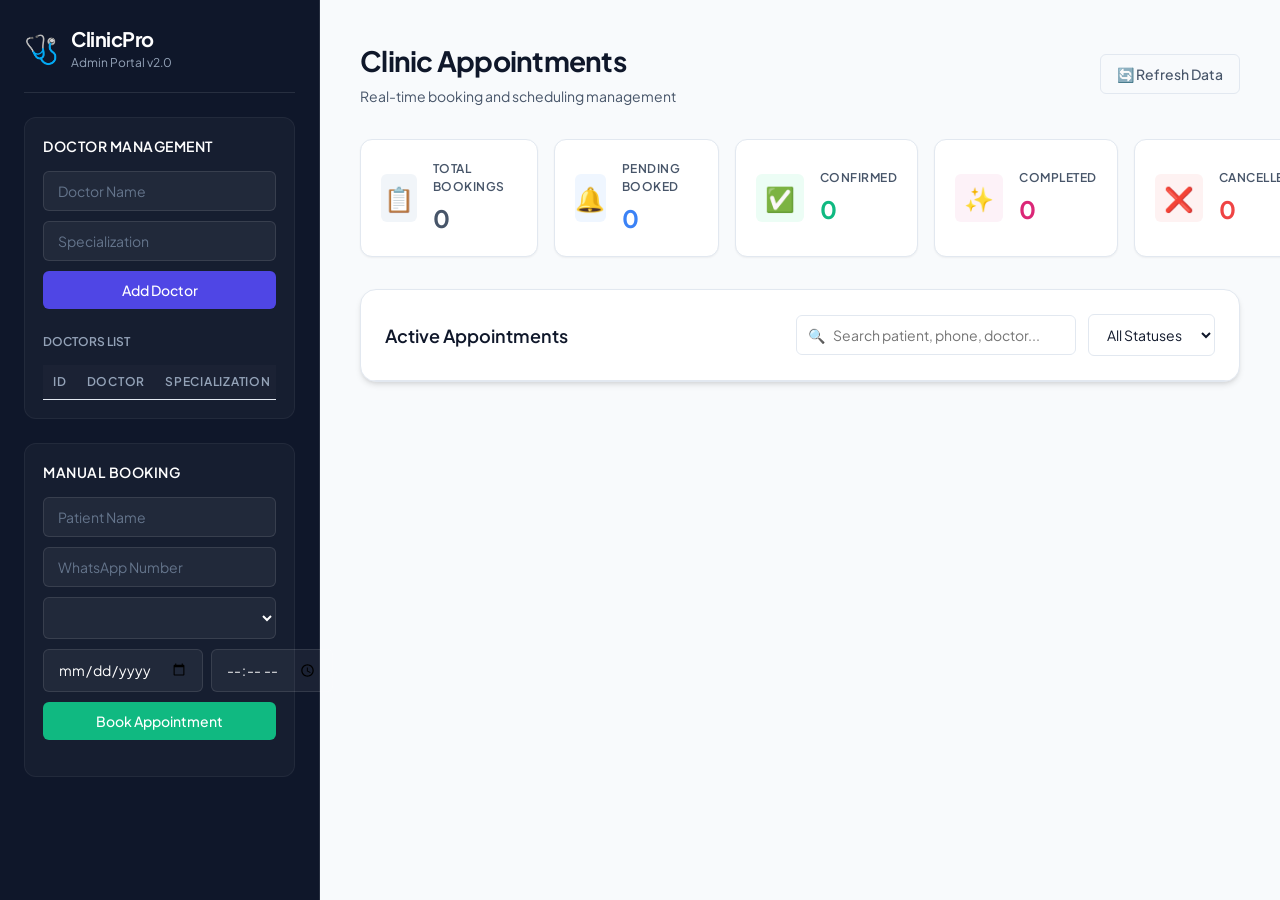
<file: frontend/index.html>
<!DOCTYPE html>
<html lang="en">
<head>
  <meta charset="UTF-8">
  <meta name="viewport" content="width=device-width, initial-scale=1.0">
  <title>Clinic Admin Dashboard</title>
  <link rel="preconnect" href="https://fonts.googleapis.com">
  <link rel="preconnect" href="https://fonts.gstatic.com" crossorigin>
  <link href="https://fonts.googleapis.com/css2?family=Plus+Jakarta+Sans:wght@400;500;600;700&display=swap" rel="stylesheet">
  <link rel="stylesheet" href="style.css">
</head>
<body>
  <div class="dashboard-container">
    <!-- Sidebar Controls -->
    <aside class="sidebar">
      <div class="brand">
        <span class="brand-icon">🩺</span>
        <div class="brand-details">
          <h2>ClinicPro</h2>
          <p>Admin Portal v2.0</p>
        </div>
      </div>

      <!-- Doctor Management Card -->
      <div class="sidebar-card">
        <h3>Doctor Management</h3>
        <div class="form-group">
          <input id="doctorName" type="text" placeholder="Doctor Name">
          <input id="specialization" type="text" placeholder="Specialization">
          <button class="btn-primary btn-block" onclick="addDoctor()">Add Doctor</button>
        </div>

        <h4 class="section-title">Doctors List</h4>
        <div class="table-wrapper mini-table">
          <table>
            <thead>
              <tr>
                <th>ID</th>
                <th>Doctor</th>
                <th>Specialization</th>
                <th>Action</th>
              </tr>
            </thead>
            <tbody id="doctorsTable"></tbody>
          </table>
        </div>
      </div>

      <!-- Manual Appointment Booking Card -->
      <div class="sidebar-card">
        <h3>Manual Booking</h3>
        <div class="form-group">
          <input id="patientName" type="text" placeholder="Patient Name">
          <input id="phone" type="text" placeholder="WhatsApp Number">
          <select id="doctor"></select>
          <div class="datetime-grid">
            <input id="date" type="date">
            <input id="time" type="time">
          </div>
          <button class="btn-success btn-block" onclick="bookAppointment()">Book Appointment</button>
        </div>
        <p id="message"></p>
      </div>
    </aside>

    <!-- Main Content Area -->
    <main class="main-content">
      <!-- Header -->
      <header class="main-header">
        <div class="header-title">
          <h1>Clinic Appointments</h1>
          <p>Real-time booking and scheduling management</p>
        </div>
        <div class="header-actions">
          <button class="btn-outline" onclick="loadAppointments()">
            <span class="icon">🔄</span> Refresh Data
          </button>
        </div>
      </header>

      <!-- Stats Grid -->
      <section class="stats-grid">
        <div class="stat-card total">
          <div class="stat-icon">📋</div>
          <div class="stat-info">
            <h3>Total Bookings</h3>
            <p id="totalCount">0</p>
          </div>
        </div>
        <div class="stat-card booked">
          <div class="stat-icon">🔔</div>
          <div class="stat-info">
            <h3>Pending Booked</h3>
            <p id="bookedCount">0</p>
          </div>
        </div>
        <div class="stat-card confirmed">
          <div class="stat-icon">✅</div>
          <div class="stat-info">
            <h3>Confirmed</h3>
            <p id="confirmedCount">0</p>
          </div>
        </div>
        <div class="stat-card completed">
          <div class="stat-icon">✨</div>
          <div class="stat-info">
            <h3>Completed</h3>
            <p id="completedCount">0</p>
          </div>
        </div>
        <div class="stat-card cancelled">
          <div class="stat-icon">❌</div>
          <div class="stat-info">
            <h3>Cancelled</h3>
            <p id="cancelledCount">0</p>
          </div>
        </div>
      </section>

      <!-- Appointments List Card -->
      <section class="appointments-section">
        <div class="content-card">
          <div class="card-header">
            <h2>Active Appointments</h2>
            <div class="filters">
              <div class="search-box">
                <span class="search-icon">🔍</span>
                <input id="searchInput" type="text" placeholder="Search patient, phone, doctor..." onkeyup="applyFilters()">
              </div>
              <select id="statusFilter" onchange="applyFilters()">
                <option value="all">All Statuses</option>
                <option value="booked">Booked</option>
                <option value="confirmed">Confirmed</option>
                <option value="completed">Completed</option>
                <option value="cancelled">Cancelled</option>
              </select>
            </div>
          </div>

          <div id="appointmentsContainer"></div>
        </div>
      </section>
    </main>
  </div>

  <script src="script.js"></script>
</body>
</html>
</file>
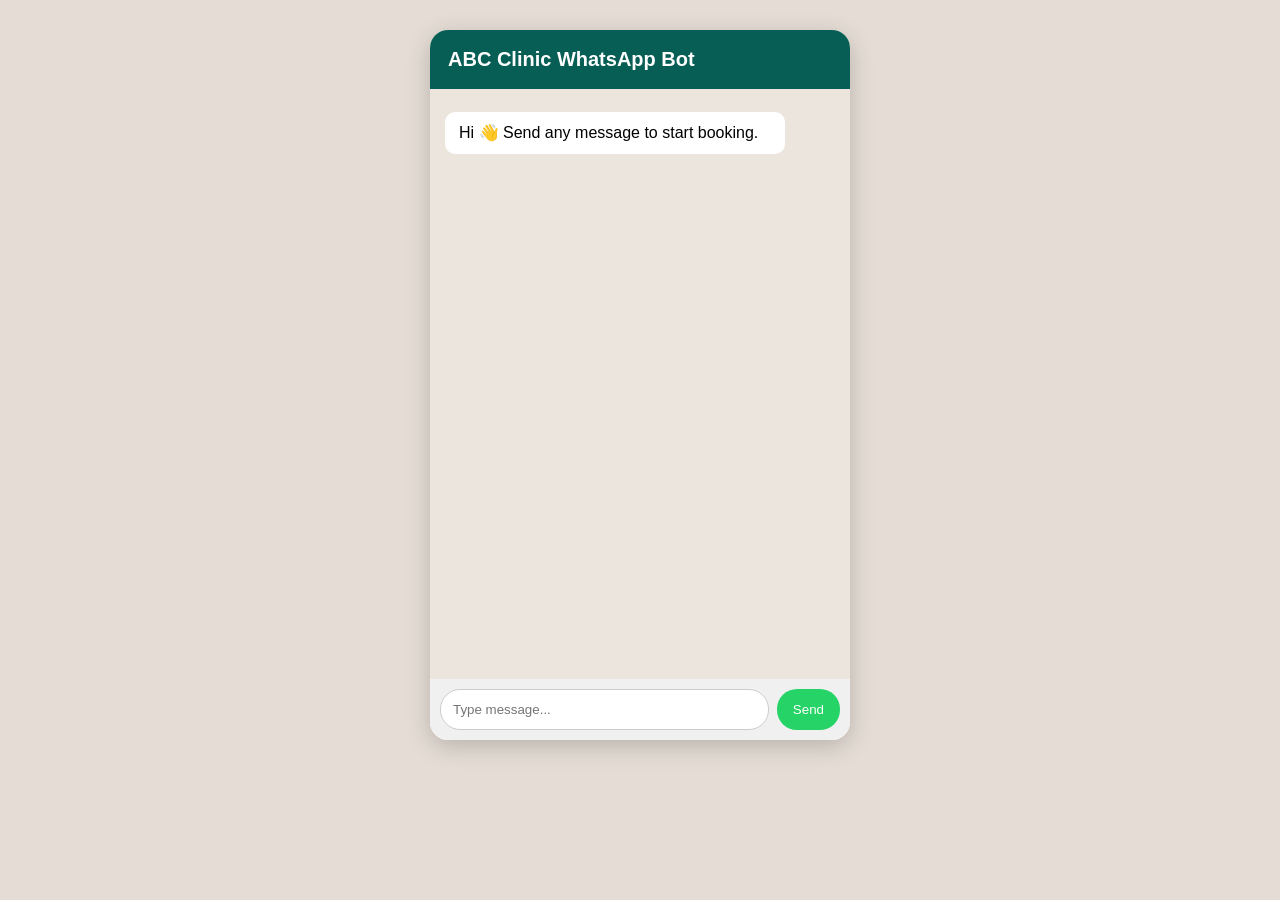
<file: frontend/chatbot.html>
<!DOCTYPE html>
<html>
<head>
  <title>WhatsApp Clinic Chatbot</title>
  <style>
    body {
      margin: 0;
      font-family: Arial, sans-serif;
      background: #e5ddd5;
      display: flex;
      justify-content: center;
      padding: 30px;
    }

    .phone {
      width: 420px;
      background: white;
      border-radius: 18px;
      overflow: hidden;
      box-shadow: 0 6px 25px rgba(0,0,0,0.2);
    }

    .header {
      background: #075e54;
      color: white;
      padding: 18px;
      font-size: 20px;
      font-weight: bold;
    }

    .chat {
      height: 560px;
      padding: 15px;
      overflow-y: auto;
      background: #ece5dd;
    }

    .msg {
      padding: 10px 14px;
      margin: 8px 0;
      border-radius: 10px;
      max-width: 80%;
      line-height: 1.4;
      white-space: pre-line;
    }

    .bot {
      background: white;
    }

    .user {
      background: #dcf8c6;
      margin-left: auto;
    }

    .input-area {
      display: flex;
      padding: 10px;
      background: #f0f0f0;
    }

    input {
      flex: 1;
      padding: 12px;
      border-radius: 20px;
      border: 1px solid #ccc;
      outline: none;
    }

    button {
      margin-left: 8px;
      background: #25d366;
      color: white;
      border: none;
      padding: 12px 16px;
      border-radius: 20px;
      cursor: pointer;
    }
  </style>
</head>
<body>

  <div class="phone">
    <div class="header">ABC Clinic WhatsApp Bot</div>

    <div class="chat" id="chat"></div>

    <div class="input-area">
      <input id="userInput" placeholder="Type message...">
      <button onclick="sendMessage()">Send</button>
    </div>
  </div>

  <script>
    const API_URL = "https://clinic-pro-whatsapp.onrender.com";
    const PHONE_NUMBER = "8197517222";

    function addMessage(text, sender) {
      const chat = document.getElementById("chat");
      const div = document.createElement("div");
      div.className = "msg " + sender;
      div.textContent = text;
      chat.appendChild(div);
      chat.scrollTop = chat.scrollHeight;
    }

    async function sendMessage() {
      const input = document.getElementById("userInput");
      const text = input.value.trim();

      if (!text) return;

      addMessage(text, "user");
      input.value = "";

      const response = await fetch(`${API_URL}/chat`, {
        method: "POST",
        headers: {"Content-Type": "application/json"},
        body: JSON.stringify({
          phone: PHONE_NUMBER,
          message: text
        })
      });

      const result = await response.json();
      addMessage(result.reply, "bot");
    }

    document.getElementById("userInput").addEventListener("keydown", function(event) {
      if (event.key === "Enter") {
        sendMessage();
      }
    });

    addMessage("Hi 👋 Send any message to start booking.", "bot");
  </script>

</body>
</html>
</file>
<file: frontend/style.css>
:root {
  --font-family: 'Plus Jakarta Sans', -apple-system, BlinkMacSystemFont, "Segoe UI", Roboto, Helvetica, Arial, sans-serif;
  --bg-color: #f8fafc;
  --text-primary: #0f172a;
  --text-secondary: #475569;
  --text-muted: #94a3b8;
  
  --primary: #4f46e5;
  --primary-hover: #4338ca;
  --primary-light: #e0e7ff;
  
  --success: #10b981;
  --success-hover: #059669;
  --success-light: #d1fae5;
  
  --danger: #ef4444;
  --danger-hover: #dc2626;
  --danger-light: #fee2e2;
  
  --warning: #f59e0b;
  --warning-light: #fef3c7;
  
  --card-bg: #ffffff;
  --border-color: #e2e8f0;
  --sidebar-bg: #0f172a;
  
  --shadow-sm: 0 1px 2px 0 rgb(0 0 0 / 0.05);
  --shadow-md: 0 4px 6px -1px rgb(0 0 0 / 0.1), 0 2px 4px -2px rgb(0 0 0 / 0.1);
  --shadow-lg: 0 10px 15px -3px rgb(0 0 0 / 0.1), 0 4px 6px -4px rgb(0 0 0 / 0.1);
  
  --radius-sm: 6px;
  --radius-md: 12px;
  --radius-lg: 16px;
}

* {
  box-sizing: border-box;
  margin: 0;
  padding: 0;
}

body {
  font-family: var(--font-family);
  background-color: var(--bg-color);
  color: var(--text-primary);
  line-height: 1.5;
  min-height: 100vh;
}

/* Dashboard Container */
.dashboard-container {
  display: flex;
  min-height: 100vh;
}

/* Sidebar styling */
.sidebar {
  width: 320px;
  background-color: var(--sidebar-bg);
  color: #f8fafc;
  padding: 24px;
  display: flex;
  flex-direction: column;
  gap: 24px;
  border-right: 1px solid rgba(255,255,255,0.1);
  flex-shrink: 0;
}

.brand {
  display: flex;
  align-items: center;
  gap: 12px;
  padding-bottom: 20px;
  border-bottom: 1px solid rgba(255,255,255,0.1);
}

.brand-icon {
  font-size: 28px;
}

.brand-details h2 {
  font-size: 20px;
  font-weight: 700;
  letter-spacing: -0.5px;
  color: #ffffff;
}

.brand-details p {
  font-size: 12px;
  color: var(--text-muted);
}

.sidebar-card {
  background-color: rgba(255, 255, 255, 0.03);
  border: 1px solid rgba(255, 255, 255, 0.05);
  border-radius: var(--radius-md);
  padding: 18px;
  display: flex;
  flex-direction: column;
  gap: 14px;
}

.sidebar-card h3 {
  font-size: 14px;
  font-weight: 600;
  color: #ffffff;
  text-transform: uppercase;
  letter-spacing: 0.5px;
}

.section-title {
  font-size: 12px;
  font-weight: 600;
  color: var(--text-muted);
  margin-top: 10px;
  text-transform: uppercase;
}

/* Form inputs & controls */
input, select {
  width: 100%;
  padding: 10px 14px;
  border: 1px solid var(--border-color);
  border-radius: var(--radius-sm);
  font-family: var(--font-family);
  font-size: 14px;
  background-color: #ffffff;
  color: var(--text-primary);
  outline: none;
  transition: border-color 0.2s, box-shadow 0.2s;
}

.sidebar input, .sidebar select {
  background-color: rgba(255, 255, 255, 0.05);
  border: 1px solid rgba(255, 255, 255, 0.1);
  color: #ffffff;
}

.sidebar input::placeholder {
  color: #64748b;
}

input:focus, select:focus {
  border-color: var(--primary);
  box-shadow: 0 0 0 3px rgba(79, 70, 229, 0.15);
}

.sidebar input:focus, .sidebar select:focus {
  border-color: #818cf8;
  box-shadow: 0 0 0 3px rgba(129, 140, 248, 0.25);
}

.form-group {
  display: flex;
  flex-direction: column;
  gap: 10px;
}

.datetime-grid {
  display: grid;
  grid-template-columns: 1fr 1fr;
  gap: 8px;
}

/* Buttons */
button {
  font-family: var(--font-family);
  font-weight: 500;
  font-size: 14px;
  padding: 10px 16px;
  border: none;
  border-radius: var(--radius-sm);
  cursor: pointer;
  transition: background-color 0.2s, transform 0.1s;
}

button:active {
  transform: scale(0.98);
}

.btn-primary {
  background-color: var(--primary);
  color: #ffffff;
}

.btn-primary:hover {
  background-color: var(--primary-hover);
}

.btn-success {
  background-color: var(--success);
  color: #ffffff;
}

.btn-success:hover {
  background-color: var(--success-hover);
}

.btn-outline {
  background-color: transparent;
  color: var(--text-secondary);
  border: 1px solid var(--border-color);
}

.btn-outline:hover {
  background-color: #f1f5f9;
  color: var(--text-primary);
}

.btn-block {
  width: 100%;
}

button.danger {
  background-color: var(--danger-light);
  color: var(--danger);
  font-size: 12px;
  padding: 6px 12px;
}

button.danger:hover {
  background-color: var(--danger);
  color: #ffffff;
}

button.success {
  background-color: var(--success-light);
  color: var(--success);
  font-size: 12px;
  padding: 6px 12px;
}

button.success:hover {
  background-color: var(--success);
  color: #ffffff;
}

/* Main Content area */
.main-content {
  flex-grow: 1;
  padding: 40px;
  display: flex;
  flex-direction: column;
  gap: 32px;
  overflow-y: auto;
}

.main-header {
  display: flex;
  justify-content: space-between;
  align-items: center;
}

.header-title h1 {
  font-size: 28px;
  font-weight: 700;
  letter-spacing: -0.75px;
  color: var(--text-primary);
}

.header-title p {
  font-size: 14px;
  color: var(--text-secondary);
  margin-top: 4px;
}

/* Stats Cards */
.stats-grid {
  display: grid;
  grid-template-columns: repeat(5, 1fr);
  gap: 16px;
}

.stat-card {
  background-color: var(--card-bg);
  border: 1px solid var(--border-color);
  border-radius: var(--radius-md);
  padding: 20px;
  display: flex;
  align-items: center;
  gap: 16px;
  box-shadow: var(--shadow-sm);
  transition: transform 0.2s, box-shadow 0.2s;
}

.stat-card:hover {
  transform: translateY(-2px);
  box-shadow: var(--shadow-md);
}

.stat-icon {
  font-size: 24px;
  width: 48px;
  height: 48px;
  border-radius: var(--radius-sm);
  display: flex;
  align-items: center;
  justify-content: center;
}

.stat-info h3 {
  font-size: 12px;
  font-weight: 600;
  color: var(--text-secondary);
  text-transform: uppercase;
  letter-spacing: 0.5px;
}

.stat-info p {
  font-size: 24px;
  font-weight: 700;
  margin-top: 4px;
}

.stat-card.total .stat-icon { background-color: #f1f5f9; color: #475569; }
.stat-card.total p { color: #475569; }

.stat-card.booked .stat-icon { background-color: #eff6ff; color: #3b82f6; }
.stat-card.booked p { color: #3b82f6; }

.stat-card.confirmed .stat-icon { background-color: #ecfdf5; color: #10b981; }
.stat-card.confirmed p { color: #10b981; }

.stat-card.completed .stat-icon { background-color: #fdf2f8; color: #db2777; }
.stat-card.completed p { color: #db2777; }

.stat-card.cancelled .stat-icon { background-color: #fef2f2; color: #ef4444; }
.stat-card.cancelled p { color: #ef4444; }

/* Content Cards & Tables */
.content-card {
  background-color: var(--card-bg);
  border: 1px solid var(--border-color);
  border-radius: var(--radius-lg);
  box-shadow: var(--shadow-md);
  overflow: hidden;
}

.card-header {
  padding: 24px;
  border-bottom: 1px solid var(--border-color);
  display: flex;
  justify-content: space-between;
  align-items: center;
  flex-wrap: wrap;
  gap: 16px;
}

.card-header h2 {
  font-size: 18px;
  font-weight: 600;
}

.filters {
  display: flex;
  align-items: center;
  gap: 12px;
}

.search-box {
  position: relative;
  width: 280px;
}

.search-box input {
  padding-left: 36px;
}

.search-icon {
  position: absolute;
  left: 12px;
  top: 50%;
  transform: translateY(-50%);
  color: var(--text-muted);
  font-size: 14px;
}

.filters select {
  width: auto;
}

/* Tables styling */
.table-wrapper {
  overflow-x: auto;
}

table {
  width: 100%;
  border-collapse: collapse;
  text-align: left;
}

th, td {
  padding: 16px 24px;
  border-bottom: 1px solid var(--border-color);
  font-size: 14px;
}

th {
  background-color: #f8fafc;
  color: var(--text-secondary);
  font-weight: 600;
  text-transform: uppercase;
  font-size: 11px;
  letter-spacing: 0.75px;
}

tr:last-child td {
  border-bottom: none;
}

tr:hover td {
  background-color: #f8fafc;
}

/* Mini table for sidebar */
.mini-table th, .mini-table td {
  padding: 8px 10px;
  font-size: 12px;
}

.mini-table th {
  background-color: rgba(255,255,255,0.02);
  color: var(--text-muted);
}

.mini-table td {
  border-bottom: 1px solid rgba(255,255,255,0.05);
  color: #e2e8f0;
}

.mini-table tr:hover td {
  background-color: rgba(255, 255, 255, 0.04);
}

/* Status Badges */
.badge {
  display: inline-flex;
  align-items: center;
  padding: 4px 8px;
  border-radius: 9999px;
  font-size: 12px;
  font-weight: 600;
  text-transform: capitalize;
}

.badge.booked {
  background-color: var(--primary-light);
  color: var(--primary);
}

.badge.confirmed {
  background-color: var(--success-light);
  color: var(--success);
}

.badge.completed {
  background-color: #f1f5f9;
  color: var(--text-secondary);
}

.badge.cancelled {
  background-color: var(--danger-light);
  color: var(--danger);
}

.done-text {
  color: var(--text-muted);
  font-size: 13px;
  font-weight: 500;
}

.empty {
  text-align: center;
  color: var(--text-secondary);
  padding: 40px !important;
}

#message {
  font-size: 13px;
  font-weight: 600;
  text-align: center;
  margin-top: 4px;
}

/* Responsive breakpoint scaling */
@media (max-width: 1200px) {
  .dashboard-container {
    flex-direction: column;
  }
  
  .sidebar {
    width: 100%;
    border-right: none;
    border-bottom: 1px solid rgba(255,255,255,0.1);
  }
  
  .stats-grid {
    grid-template-columns: repeat(3, 1fr);
  }
}

@media (max-width: 768px) {
  .stats-grid {
    grid-template-columns: repeat(2, 1fr);
  }
  
  .card-header {
    flex-direction: column;
    align-items: flex-start;
  }
  
  .filters {
    width: 100%;
    flex-direction: column;
    align-items: stretch;
  }
  
  .search-box {
    width: 100%;
  }
}

.date-group {
  margin-bottom: 24px;
  border: 1px solid var(--border-color);
  border-radius: var(--radius-md);
  overflow: hidden;
  box-shadow: var(--shadow-sm);
  background-color: #ffffff;
}

.date-group-header {
  background-color: #f8fafc;
  padding: 12px 24px;
  font-size: 14px;
  font-weight: 600;
  color: var(--primary);
  border-bottom: 1px solid var(--border-color);
  display: flex;
  justify-content: space-between;
  align-items: center;
}

.date-group-header span.badge-count {
  background-color: var(--primary-light);
  color: var(--primary);
  font-size: 11px;
  font-weight: 700;
  padding: 2px 8px;
  border-radius: 9999px;
}

.header-title p strong {
  color: var(--primary);
  font-weight: 600;
}
</file>
